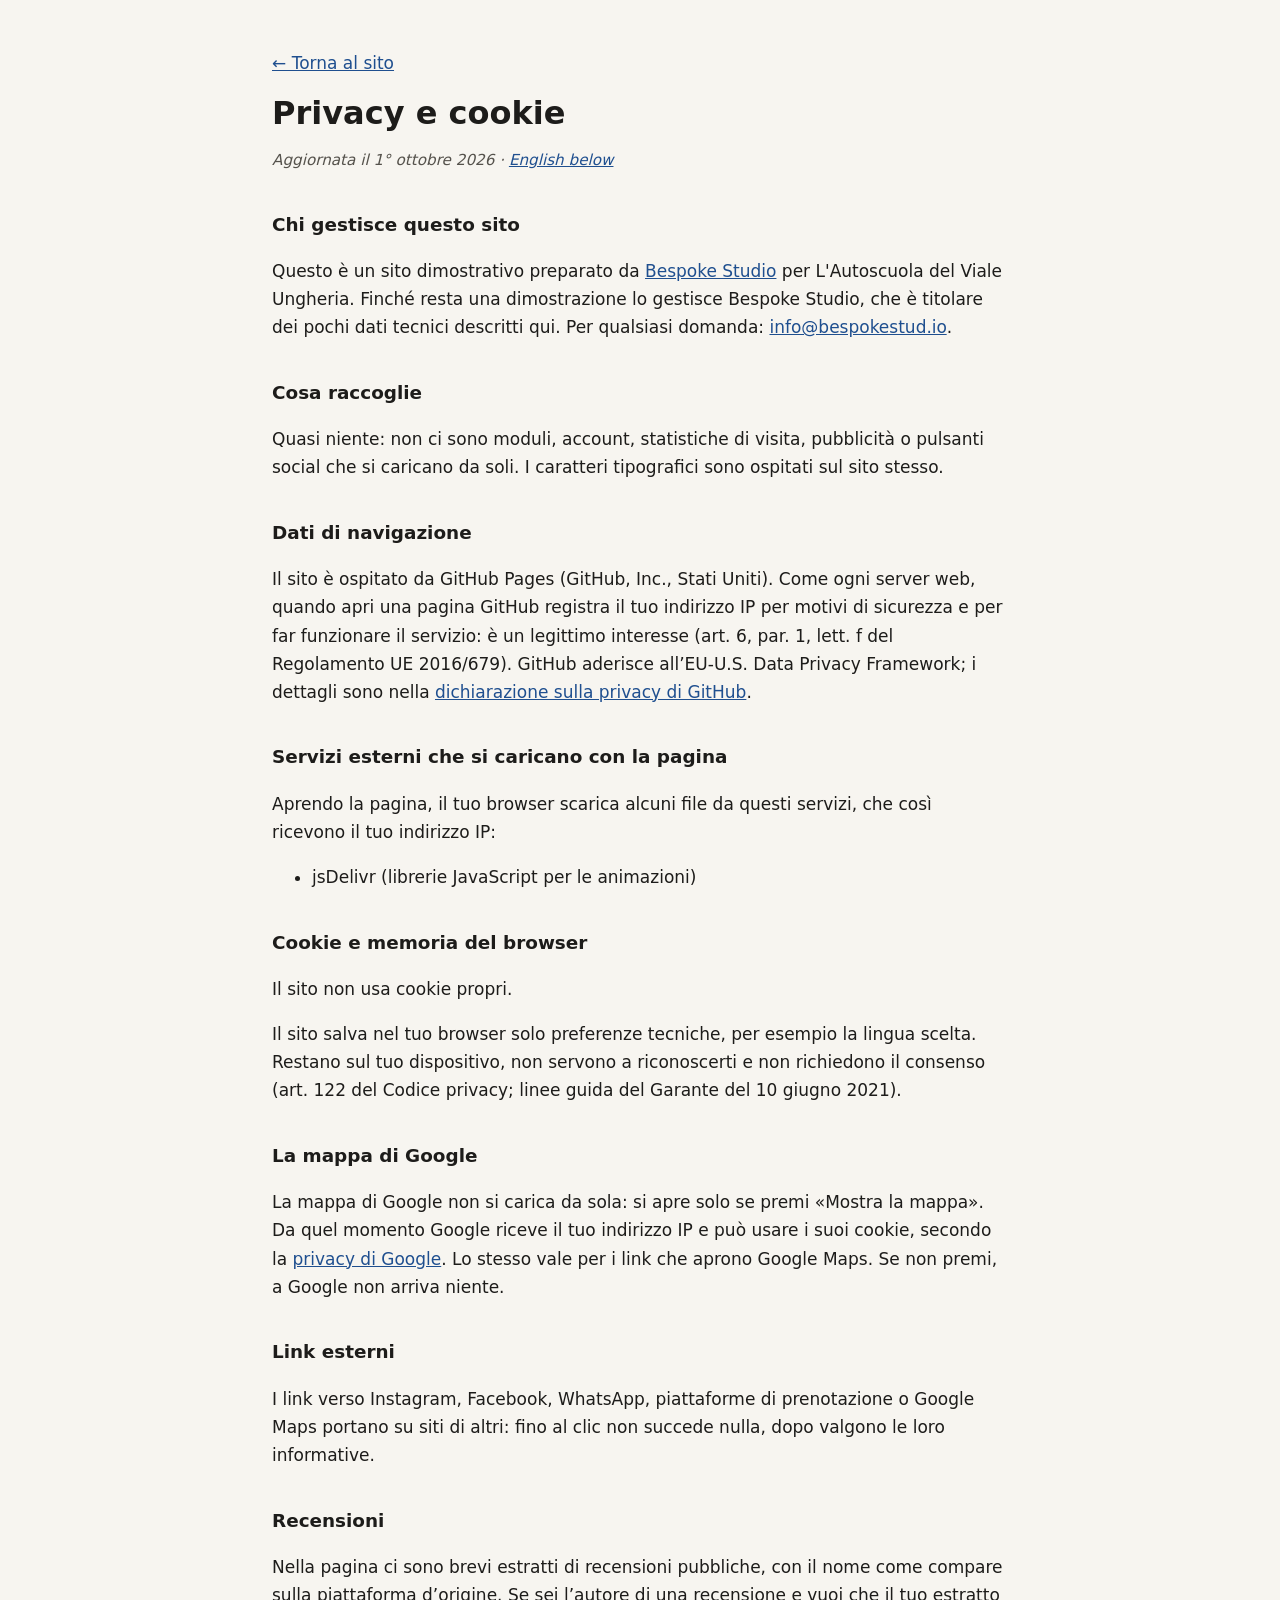
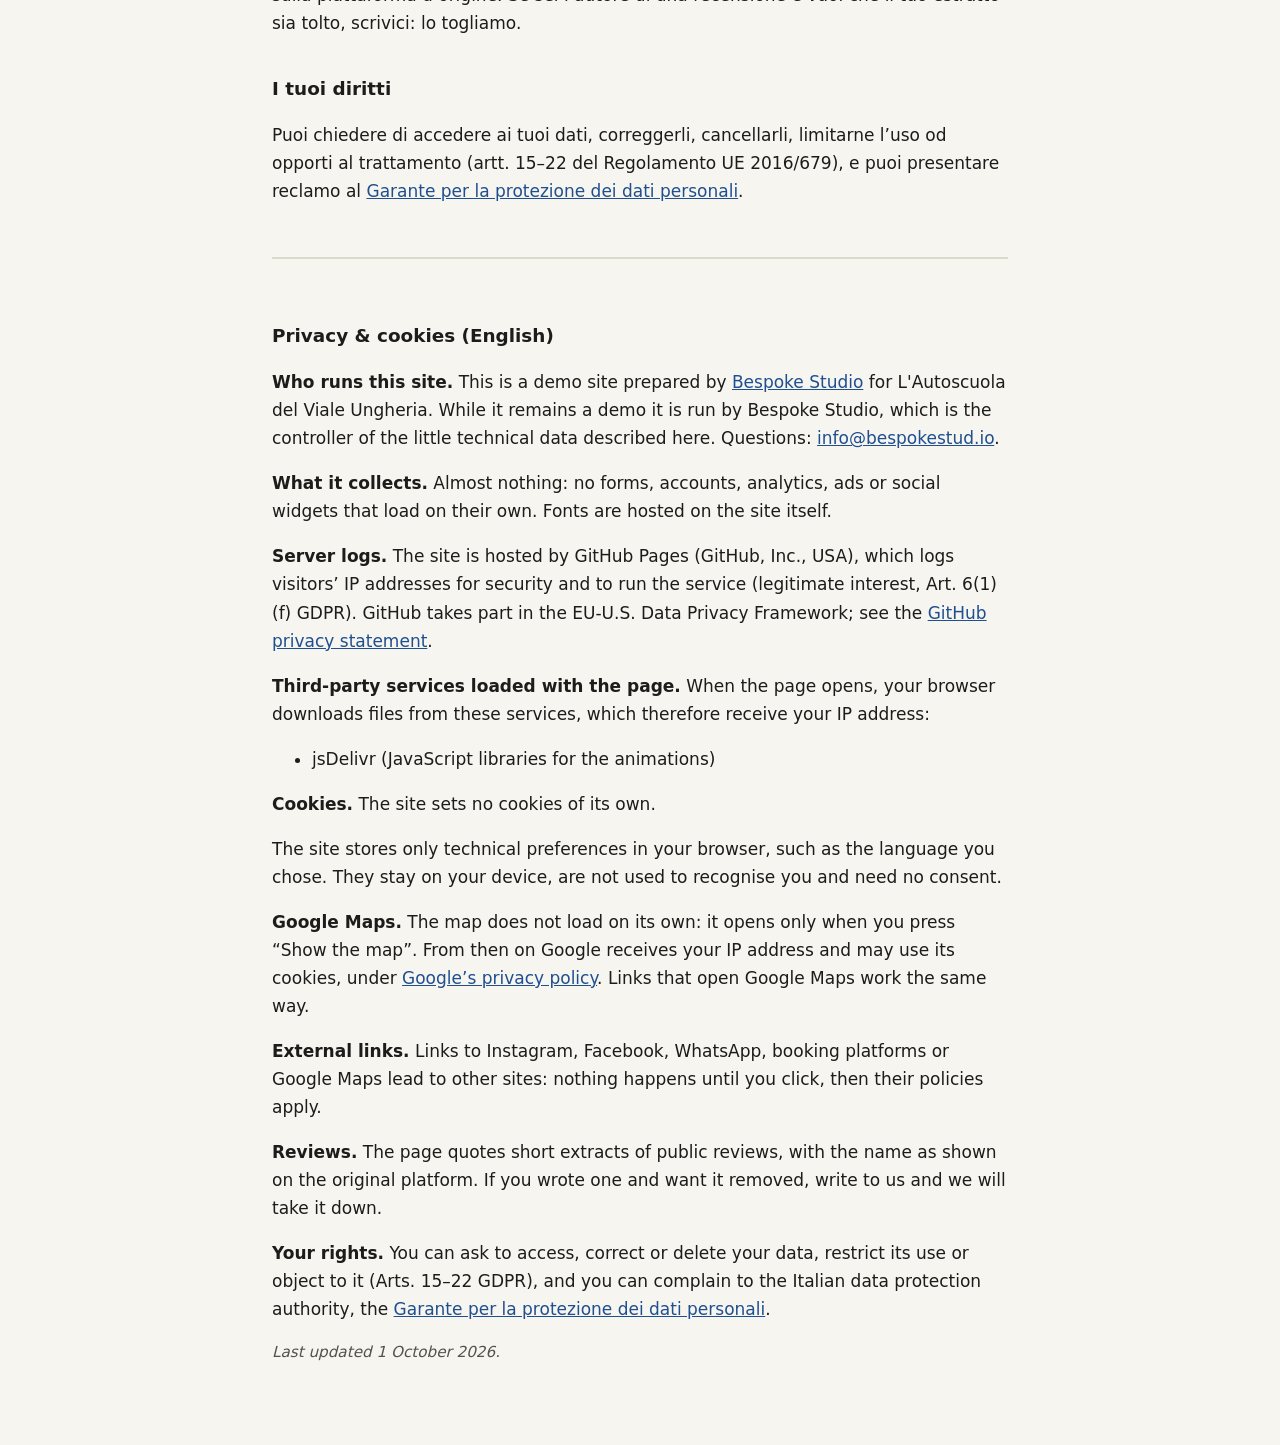
<file: privacy.html>
<!DOCTYPE html>
<html lang="it">
<head>
  <meta charset="UTF-8">
  <meta name="viewport" content="width=device-width, initial-scale=1.0">
  <meta name="robots" content="noindex">
  <title>Privacy e cookie · L'Autoscuola del Viale Ungheria</title>
  <meta name="description" content="Informativa privacy e cookie del sito L'Autoscuola del Viale Ungheria.">
  <style>
    body { margin: 0; background: #f7f5f0; color: #1d1c1a; font: 17px/1.65 system-ui, -apple-system, "Segoe UI", Roboto, sans-serif; }
    main { max-width: 46rem; margin: 0 auto; padding: 32px 20px 64px; }
    h1 { font-size: 2rem; line-height: 1.2; margin: 0.4em 0 0.2em; }
    h2 { font-size: 1.15rem; margin: 2em 0 0.4em; }
    a { color: #1f4f8f; }
    .data { color: #55524c; font-style: italic; font-size: 0.95rem; }
    .en { margin-top: 3em; padding-top: 1.5em; border-top: 2px solid #ddd8cc; }
    code { font-size: 0.9em; background: #ebe7dc; padding: 0 4px; border-radius: 3px; }
  </style>
</head>
<body>
<main>
  <p><a href="index.html">← Torna al sito</a></p>
  <h1>Privacy e cookie</h1>
  <p class="data">Aggiornata il 1° ottobre 2026 · <a href="#english" lang="en">English below</a></p>
  <h2>Chi gestisce questo sito</h2>
  <p>Questo è un sito dimostrativo preparato da <a href="https://bespokestud.io" rel="noopener">Bespoke Studio</a> per L'Autoscuola del Viale Ungheria. Finché resta una dimostrazione lo gestisce Bespoke Studio, che è titolare dei pochi dati tecnici descritti qui. Per qualsiasi domanda: <a href="mailto:info@bespokestud.io">info@bespokestud.io</a>.</p>
  <h2>Cosa raccoglie</h2>
  <p>Quasi niente: non ci sono moduli, account, statistiche di visita, pubblicità o pulsanti social che si caricano da soli. I caratteri tipografici sono ospitati sul sito stesso.</p>
  <h2>Dati di navigazione</h2>
  <p>Il sito è ospitato da GitHub Pages (GitHub, Inc., Stati Uniti). Come ogni server web, quando apri una pagina GitHub registra il tuo indirizzo IP per motivi di sicurezza e per far funzionare il servizio: è un legittimo interesse (art. 6, par. 1, lett. f del Regolamento UE 2016/679). GitHub aderisce all’EU-U.S. Data Privacy Framework; i dettagli sono nella <a href="https://docs.github.com/site-policy/privacy-policies/github-general-privacy-statement" rel="noopener">dichiarazione sulla privacy di GitHub</a>.</p>
  <h2>Servizi esterni che si caricano con la pagina</h2>
  <p>Aprendo la pagina, il tuo browser scarica alcuni file da questi servizi, che così ricevono il tuo indirizzo IP:</p>
  <ul><li>jsDelivr (librerie JavaScript per le animazioni)</li></ul>
  <h2>Cookie e memoria del browser</h2>
  <p>Il sito non usa cookie propri.</p>
  <p>Il sito salva nel tuo browser solo preferenze tecniche, per esempio la lingua scelta. Restano sul tuo dispositivo, non servono a riconoscerti e non richiedono il consenso (art. 122 del Codice privacy; linee guida del Garante del 10 giugno 2021).</p>
  <h2>La mappa di Google</h2>
  <p>La mappa di Google non si carica da sola: si apre solo se premi «Mostra la mappa». Da quel momento Google riceve il tuo indirizzo IP e può usare i suoi cookie, secondo la <a href="https://policies.google.com/privacy?hl=it" rel="noopener">privacy di Google</a>. Lo stesso vale per i link che aprono Google Maps. Se non premi, a Google non arriva niente.</p>
  <h2>Link esterni</h2>
  <p>I link verso Instagram, Facebook, WhatsApp, piattaforme di prenotazione o Google Maps portano su siti di altri: fino al clic non succede nulla, dopo valgono le loro informative.</p>
  <h2>Recensioni</h2>
  <p>Nella pagina ci sono brevi estratti di recensioni pubbliche, con il nome come compare sulla piattaforma d’origine. Se sei l’autore di una recensione e vuoi che il tuo estratto sia tolto, scrivici: lo togliamo.</p>
  <h2>I tuoi diritti</h2>
  <p>Puoi chiedere di accedere ai tuoi dati, correggerli, cancellarli, limitarne l’uso od opporti al trattamento (artt. 15–22 del Regolamento UE 2016/679), e puoi presentare reclamo al <a href="https://www.garanteprivacy.it" rel="noopener">Garante per la protezione dei dati personali</a>.</p>
  <div class="en" id="english" lang="en">
    <h2>Privacy &amp; cookies (English)</h2>
    <p><strong>Who runs this site.</strong> This is a demo site prepared by <a href="https://bespokestud.io" rel="noopener">Bespoke Studio</a> for L'Autoscuola del Viale Ungheria. While it remains a demo it is run by Bespoke Studio, which is the controller of the little technical data described here. Questions: <a href="mailto:info@bespokestud.io">info@bespokestud.io</a>.</p>
    <p><strong>What it collects.</strong> Almost nothing: no forms, accounts, analytics, ads or social widgets that load on their own. Fonts are hosted on the site itself.</p>
    <p><strong>Server logs.</strong> The site is hosted by GitHub Pages (GitHub, Inc., USA), which logs visitors’ IP addresses for security and to run the service (legitimate interest, Art. 6(1)(f) GDPR). GitHub takes part in the EU-U.S. Data Privacy Framework; see the <a href="https://docs.github.com/site-policy/privacy-policies/github-general-privacy-statement" rel="noopener">GitHub privacy statement</a>.</p>
    <p><strong>Third-party services loaded with the page.</strong> When the page opens, your browser downloads files from these services, which therefore receive your IP address:</p><ul><li>jsDelivr (JavaScript libraries for the animations)</li></ul>
    <p><strong>Cookies.</strong> The site sets no cookies of its own.</p>
    <p>The site stores only technical preferences in your browser, such as the language you chose. They stay on your device, are not used to recognise you and need no consent.</p>
    <p><strong>Google Maps.</strong> The map does not load on its own: it opens only when you press “Show the map”. From then on Google receives your IP address and may use its cookies, under <a href="https://policies.google.com/privacy?hl=en" rel="noopener">Google’s privacy policy</a>. Links that open Google Maps work the same way.</p>
    <p><strong>External links.</strong> Links to Instagram, Facebook, WhatsApp, booking platforms or Google Maps lead to other sites: nothing happens until you click, then their policies apply.</p>
    <p><strong>Reviews.</strong> The page quotes short extracts of public reviews, with the name as shown on the original platform. If you wrote one and want it removed, write to us and we will take it down.</p>
    <p><strong>Your rights.</strong> You can ask to access, correct or delete your data, restrict its use or object to it (Arts. 15–22 GDPR), and you can complain to the Italian data protection authority, the <a href="https://www.garanteprivacy.it" rel="noopener">Garante per la protezione dei dati personali</a>.</p>
    <p class="data">Last updated 1 October 2026.</p>
  </div>
</main>
</body>
</html>
</file>
